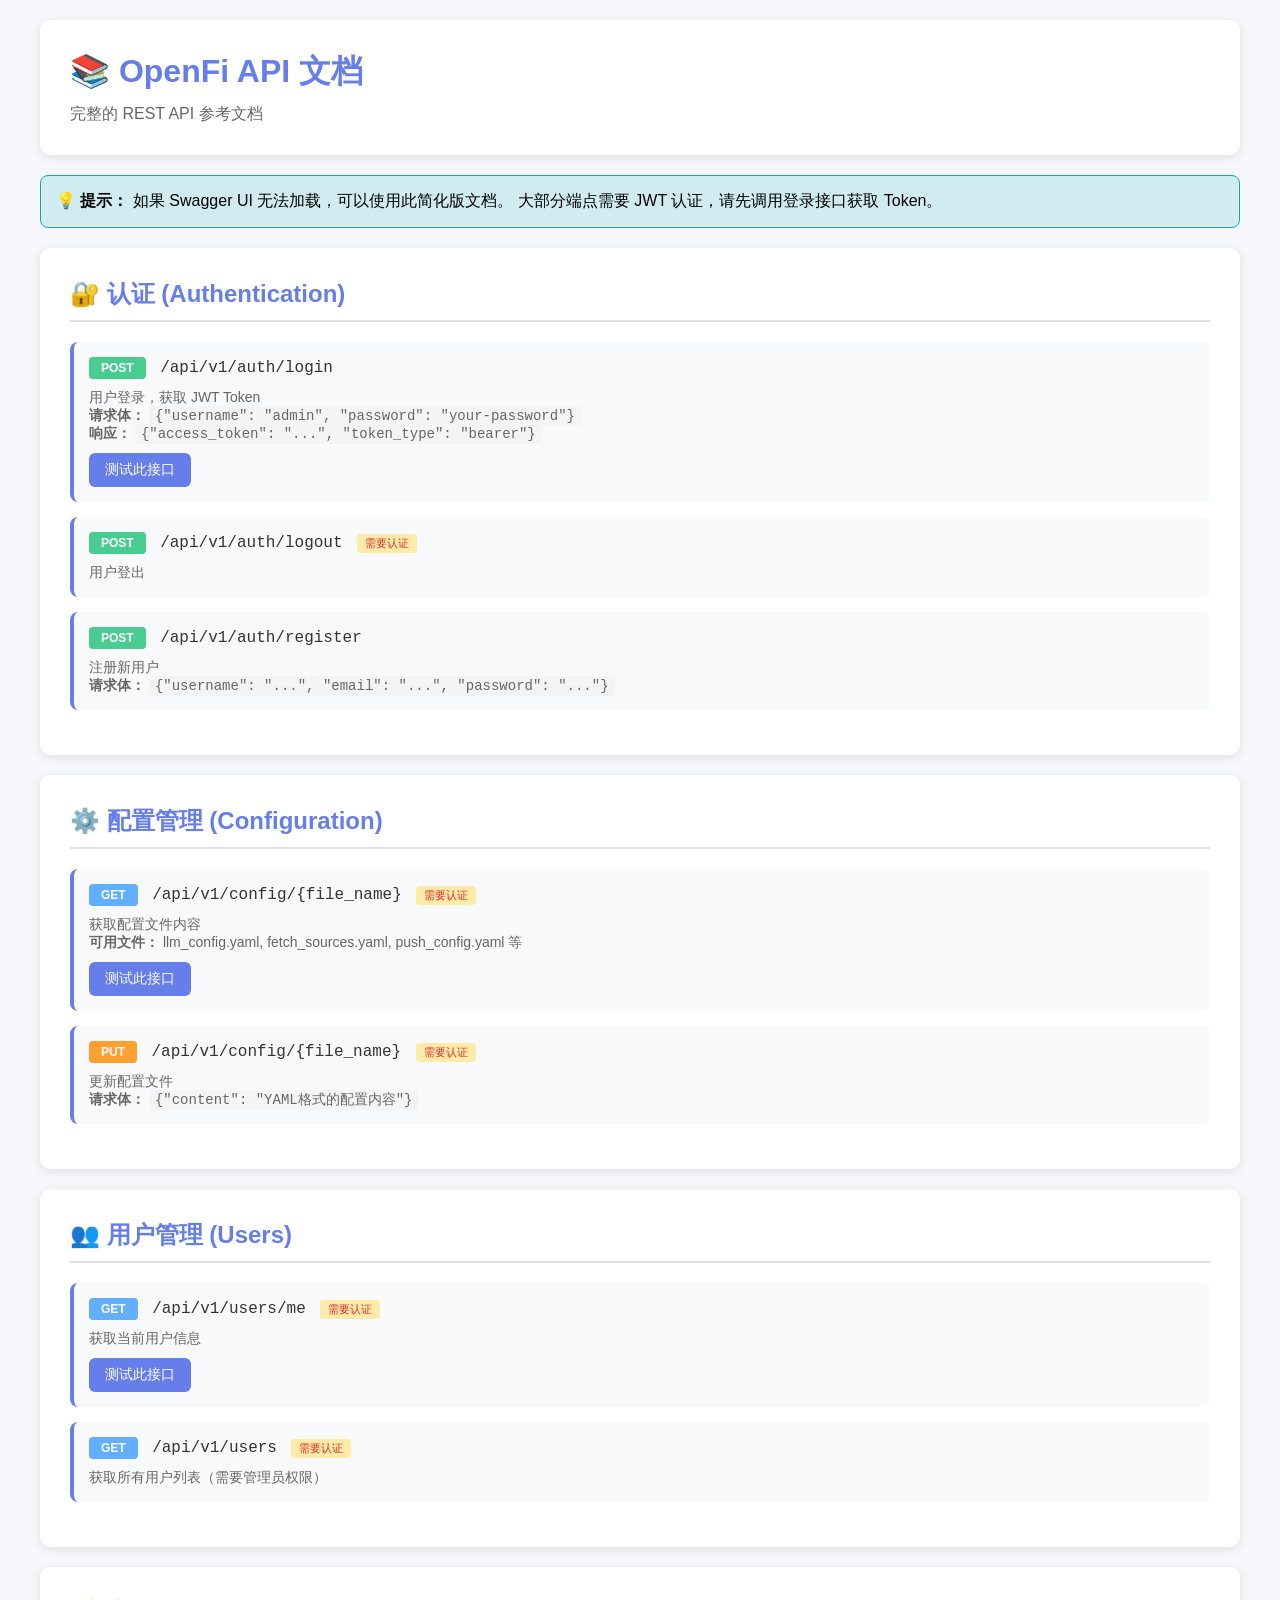
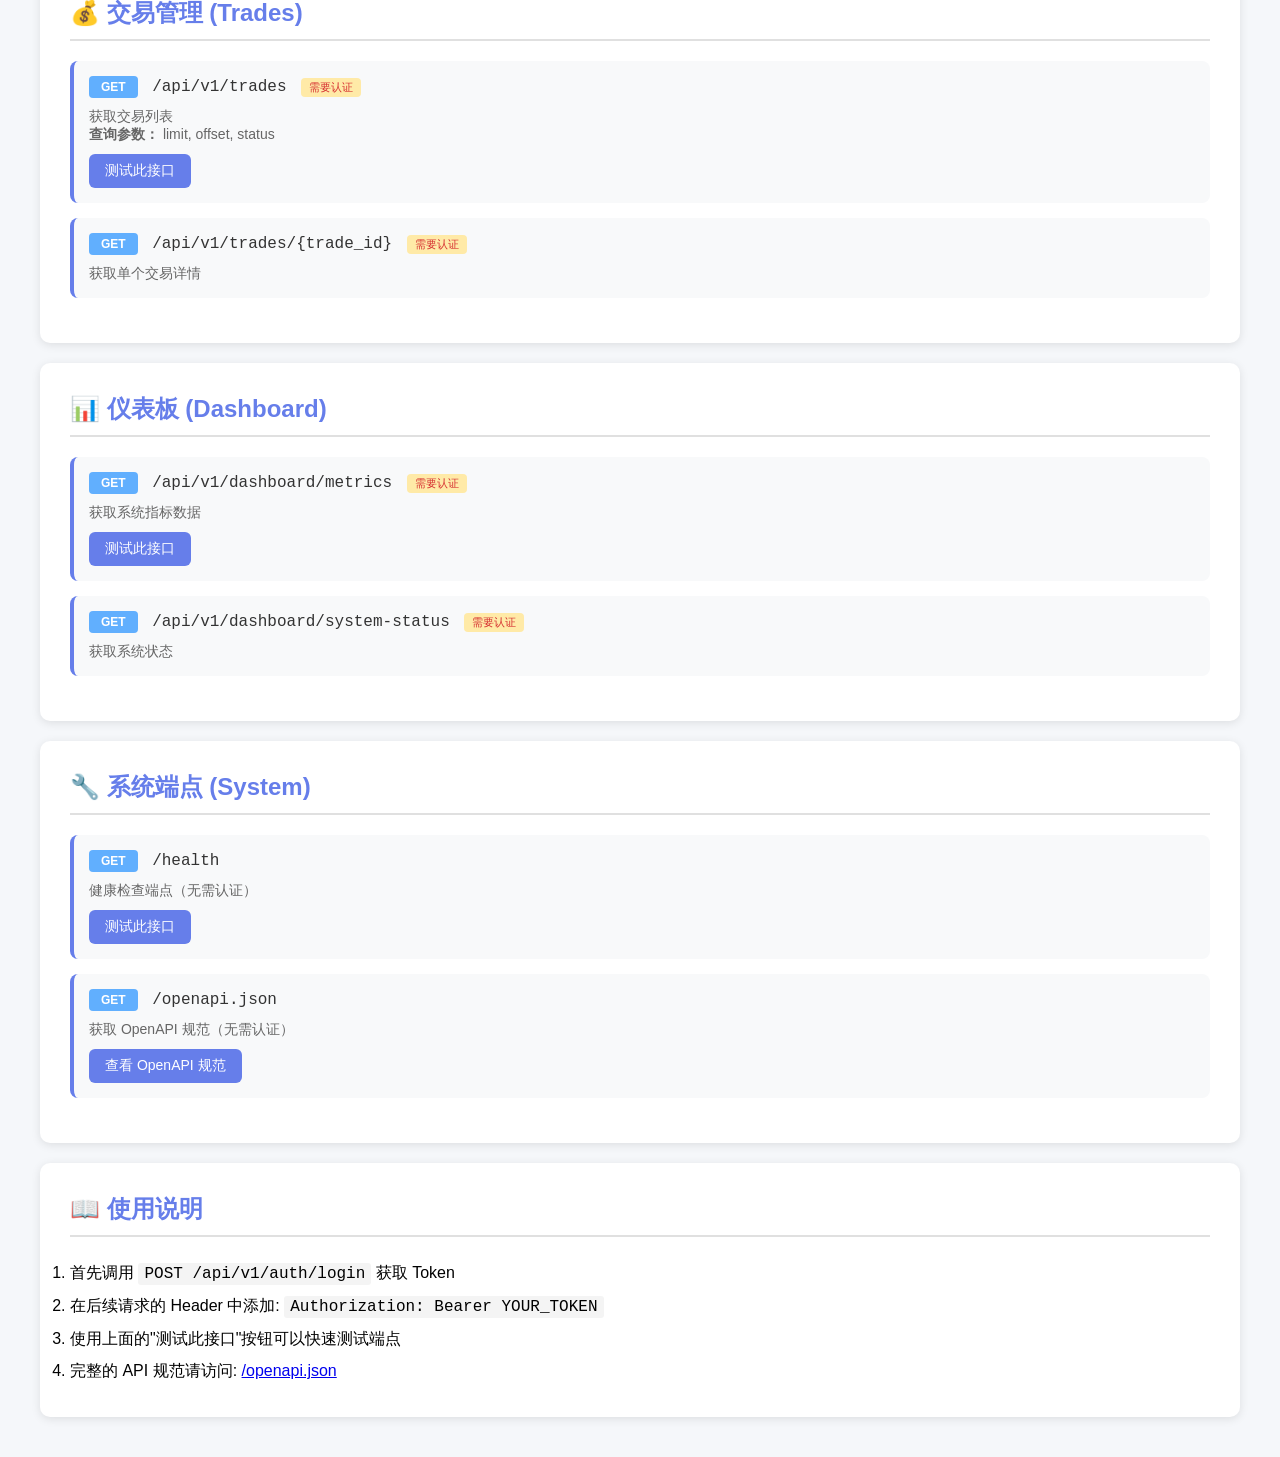
<file: system_core/web_backend/static/api_docs.html>
<!DOCTYPE html>
<html lang="zh-CN">
<head>
    <meta charset="UTF-8">
    <meta name="viewport" content="width=device-width, initial-scale=1.0">
    <title>OpenFi API 文档</title>
    <style>
        * {
            margin: 0;
            padding: 0;
            box-sizing: border-box;
        }
        
        body {
            font-family: -apple-system, BlinkMacSystemFont, 'Segoe UI', Roboto, sans-serif;
            background: #f5f7fa;
            padding: 20px;
        }
        
        .container {
            max-width: 1200px;
            margin: 0 auto;
        }
        
        header {
            background: white;
            padding: 30px;
            border-radius: 10px;
            box-shadow: 0 2px 10px rgba(0,0,0,0.1);
            margin-bottom: 20px;
        }
        
        h1 {
            color: #667eea;
            margin-bottom: 10px;
        }
        
        .subtitle {
            color: #666;
        }
        
        .section {
            background: white;
            padding: 30px;
            border-radius: 10px;
            box-shadow: 0 2px 10px rgba(0,0,0,0.1);
            margin-bottom: 20px;
        }
        
        h2 {
            color: #667eea;
            margin-bottom: 20px;
            padding-bottom: 10px;
            border-bottom: 2px solid #e0e0e0;
        }
        
        .endpoint {
            background: #f8f9fa;
            padding: 15px;
            border-radius: 8px;
            margin-bottom: 15px;
            border-left: 4px solid #667eea;
        }
        
        .method {
            display: inline-block;
            padding: 4px 12px;
            border-radius: 4px;
            font-weight: bold;
            font-size: 12px;
            margin-right: 10px;
        }
        
        .get { background: #61affe; color: white; }
        .post { background: #49cc90; color: white; }
        .put { background: #fca130; color: white; }
        .delete { background: #f93e3e; color: white; }
        
        .path {
            font-family: 'Courier New', monospace;
            color: #333;
            font-size: 16px;
        }
        
        .description {
            color: #666;
            margin-top: 10px;
            font-size: 14px;
        }
        
        .auth-required {
            display: inline-block;
            background: #ffeaa7;
            color: #d63031;
            padding: 2px 8px;
            border-radius: 4px;
            font-size: 11px;
            margin-left: 10px;
        }
        
        .try-button {
            background: #667eea;
            color: white;
            border: none;
            padding: 8px 16px;
            border-radius: 6px;
            cursor: pointer;
            margin-top: 10px;
            font-size: 14px;
        }
        
        .try-button:hover {
            background: #5568d3;
        }
        
        .alert {
            background: #fff3cd;
            border: 1px solid #ffc107;
            padding: 15px;
            border-radius: 8px;
            margin-bottom: 20px;
        }
        
        .alert-info {
            background: #d1ecf1;
            border-color: #17a2b8;
        }
        
        code {
            background: #f4f4f4;
            padding: 2px 6px;
            border-radius: 3px;
            font-family: 'Courier New', monospace;
        }
    </style>
</head>
<body>
    <div class="container">
        <header>
            <h1>📚 OpenFi API 文档</h1>
            <p class="subtitle">完整的 REST API 参考文档</p>
        </header>
        
        <div class="alert alert-info">
            <strong>💡 提示：</strong> 如果 Swagger UI 无法加载，可以使用此简化版文档。
            大部分端点需要 JWT 认证，请先调用登录接口获取 Token。
        </div>
        
        <!-- 认证相关 -->
        <div class="section">
            <h2>🔐 认证 (Authentication)</h2>
            
            <div class="endpoint">
                <span class="method post">POST</span>
                <span class="path">/api/v1/auth/login</span>
                <p class="description">
                    用户登录，获取 JWT Token<br>
                    <strong>请求体：</strong> <code>{"username": "admin", "password": "your-password"}</code><br>
                    <strong>响应：</strong> <code>{"access_token": "...", "token_type": "bearer"}</code>
                </p>
                <button class="try-button" onclick="testEndpoint('POST', '/api/v1/auth/login', {username: 'admin', password: 'password'})">测试此接口</button>
            </div>
            
            <div class="endpoint">
                <span class="method post">POST</span>
                <span class="path">/api/v1/auth/logout</span>
                <span class="auth-required">需要认证</span>
                <p class="description">用户登出</p>
            </div>
            
            <div class="endpoint">
                <span class="method post">POST</span>
                <span class="path">/api/v1/auth/register</span>
                <p class="description">
                    注册新用户<br>
                    <strong>请求体：</strong> <code>{"username": "...", "email": "...", "password": "..."}</code>
                </p>
            </div>
        </div>
        
        <!-- 配置管理 -->
        <div class="section">
            <h2>⚙️ 配置管理 (Configuration)</h2>
            
            <div class="endpoint">
                <span class="method get">GET</span>
                <span class="path">/api/v1/config/{file_name}</span>
                <span class="auth-required">需要认证</span>
                <p class="description">
                    获取配置文件内容<br>
                    <strong>可用文件：</strong> llm_config.yaml, fetch_sources.yaml, push_config.yaml 等
                </p>
                <button class="try-button" onclick="testEndpoint('GET', '/api/v1/config/llm_config.yaml')">测试此接口</button>
            </div>
            
            <div class="endpoint">
                <span class="method put">PUT</span>
                <span class="path">/api/v1/config/{file_name}</span>
                <span class="auth-required">需要认证</span>
                <p class="description">
                    更新配置文件<br>
                    <strong>请求体：</strong> <code>{"content": "YAML格式的配置内容"}</code>
                </p>
            </div>
        </div>
        
        <!-- 用户管理 -->
        <div class="section">
            <h2>👥 用户管理 (Users)</h2>
            
            <div class="endpoint">
                <span class="method get">GET</span>
                <span class="path">/api/v1/users/me</span>
                <span class="auth-required">需要认证</span>
                <p class="description">获取当前用户信息</p>
                <button class="try-button" onclick="testEndpoint('GET', '/api/v1/users/me')">测试此接口</button>
            </div>
            
            <div class="endpoint">
                <span class="method get">GET</span>
                <span class="path">/api/v1/users</span>
                <span class="auth-required">需要认证</span>
                <p class="description">获取所有用户列表（需要管理员权限）</p>
            </div>
        </div>
        
        <!-- 交易管理 -->
        <div class="section">
            <h2>💰 交易管理 (Trades)</h2>
            
            <div class="endpoint">
                <span class="method get">GET</span>
                <span class="path">/api/v1/trades</span>
                <span class="auth-required">需要认证</span>
                <p class="description">
                    获取交易列表<br>
                    <strong>查询参数：</strong> limit, offset, status
                </p>
                <button class="try-button" onclick="testEndpoint('GET', '/api/v1/trades?limit=10')">测试此接口</button>
            </div>
            
            <div class="endpoint">
                <span class="method get">GET</span>
                <span class="path">/api/v1/trades/{trade_id}</span>
                <span class="auth-required">需要认证</span>
                <p class="description">获取单个交易详情</p>
            </div>
        </div>
        
        <!-- 仪表板 -->
        <div class="section">
            <h2>📊 仪表板 (Dashboard)</h2>
            
            <div class="endpoint">
                <span class="method get">GET</span>
                <span class="path">/api/v1/dashboard/metrics</span>
                <span class="auth-required">需要认证</span>
                <p class="description">获取系统指标数据</p>
                <button class="try-button" onclick="testEndpoint('GET', '/api/v1/dashboard/metrics')">测试此接口</button>
            </div>
            
            <div class="endpoint">
                <span class="method get">GET</span>
                <span class="path">/api/v1/dashboard/system-status</span>
                <span class="auth-required">需要认证</span>
                <p class="description">获取系统状态</p>
            </div>
        </div>
        
        <!-- 系统端点 -->
        <div class="section">
            <h2>🔧 系统端点 (System)</h2>
            
            <div class="endpoint">
                <span class="method get">GET</span>
                <span class="path">/health</span>
                <p class="description">健康检查端点（无需认证）</p>
                <button class="try-button" onclick="testEndpoint('GET', '/health')">测试此接口</button>
            </div>
            
            <div class="endpoint">
                <span class="method get">GET</span>
                <span class="path">/openapi.json</span>
                <p class="description">获取 OpenAPI 规范（无需认证）</p>
                <button class="try-button" onclick="window.open('/openapi.json', '_blank')">查看 OpenAPI 规范</button>
            </div>
        </div>
        
        <div class="section">
            <h2>📖 使用说明</h2>
            <ol style="line-height: 2;">
                <li>首先调用 <code>POST /api/v1/auth/login</code> 获取 Token</li>
                <li>在后续请求的 Header 中添加: <code>Authorization: Bearer YOUR_TOKEN</code></li>
                <li>使用上面的"测试此接口"按钮可以快速测试端点</li>
                <li>完整的 API 规范请访问: <a href="/openapi.json" target="_blank">/openapi.json</a></li>
            </ol>
        </div>
    </div>
    
    <div id="result" style="position: fixed; bottom: 20px; right: 20px; max-width: 400px; background: white; padding: 20px; border-radius: 10px; box-shadow: 0 4px 20px rgba(0,0,0,0.2); display: none;">
        <h3 style="margin-bottom: 10px;">测试结果</h3>
        <pre id="resultContent" style="background: #f4f4f4; padding: 10px; border-radius: 5px; overflow: auto; max-height: 300px; font-size: 12px;"></pre>
        <button onclick="document.getElementById('result').style.display='none'" style="margin-top: 10px; padding: 8px 16px; background: #667eea; color: white; border: none; border-radius: 5px; cursor: pointer;">关闭</button>
    </div>
    
    <script>
        async function testEndpoint(method, path, body = null) {
            const resultDiv = document.getElementById('result');
            const resultContent = document.getElementById('resultContent');
            
            try {
                const options = {
                    method: method,
                    headers: {
                        'Content-Type': 'application/json'
                    }
                };
                
                if (body) {
                    options.body = JSON.stringify(body);
                }
                
                const response = await fetch(path, options);
                const data = await response.json();
                
                resultContent.textContent = JSON.stringify(data, null, 2);
                resultDiv.style.display = 'block';
            } catch (error) {
                resultContent.textContent = `错误: ${error.message}`;
                resultDiv.style.display = 'block';
            }
        }
    </script>
</body>
</html>
</file>
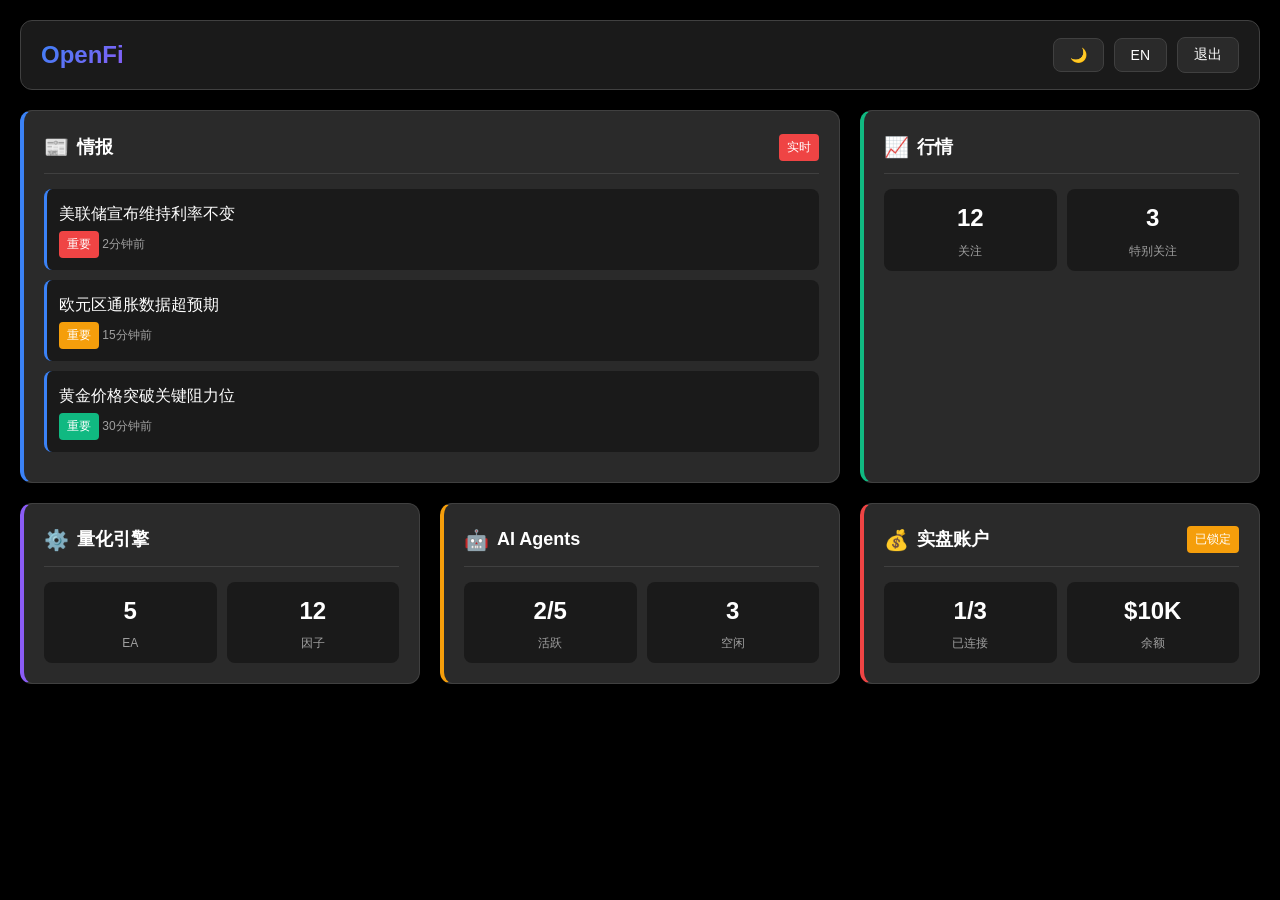
<file: system_core/web_backend/static/dashboard.html>
<!DOCTYPE html>
<html lang="zh-CN">
<head>
    <meta charset="UTF-8">
    <meta name="viewport" content="width=device-width, initial-scale=1.0">
    <title>OpenFi 仪表板</title>
    <style>
        :root {
            --bg-primary: #000000;
            --bg-secondary: #1a1a1a;
            --bg-card: #2a2a2a;
            --text-primary: #ffffff;
            --text-secondary: #a0a0a0;
            --border-color: #404040;
            --accent-blue: #3b82f6;
            --accent-green: #10b981;
            --accent-purple: #8b5cf6;
            --accent-orange: #f59e0b;
            --accent-red: #ef4444;
            --accent-cyan: #06b6d4;
            --accent-pink: #ec4899;
            --accent-yellow: #eab308;
        }
        
        [data-theme="light"] {
            --bg-primary: #ffffff;
            --bg-secondary: #f8f9fa;
            --bg-card: #ffffff;
            --text-primary: #1a1a1a;
            --text-secondary: #6b7280;
            --border-color: #e5e7eb;
        }
        
        * {
            margin: 0;
            padding: 0;
            box-sizing: border-box;
        }
        
        body {
            font-family: -apple-system, BlinkMacSystemFont, 'Segoe UI', Roboto, 'Microsoft YaHei', sans-serif;
            background: var(--bg-primary);
            color: var(--text-primary);
            line-height: 1.6;
            transition: background 0.3s, color 0.3s;
        }
        
        .container {
            max-width: 1600px;
            margin: 0 auto;
            padding: 20px;
        }
        
        header {
            background: var(--bg-secondary);
            padding: 15px 20px;
            border-radius: 12px;
            margin-bottom: 20px;
            display: flex;
            justify-content: space-between;
            align-items: center;
            border: 1px solid var(--border-color);
        }
        
        .header-left h1 {
            font-size: 24px;
            font-weight: 600;
            background: linear-gradient(135deg, var(--accent-blue), var(--accent-purple));
            -webkit-background-clip: text;
            -webkit-text-fill-color: transparent;
            background-clip: text;
        }
        
        .header-right {
            display: flex;
            gap: 10px;
            align-items: center;
        }
        
        .btn {
            padding: 8px 16px;
            border: none;
            border-radius: 8px;
            cursor: pointer;
            font-size: 14px;
            transition: all 0.3s;
            background: var(--bg-card);
            color: var(--text-primary);
            border: 1px solid var(--border-color);
        }
        
        .btn:hover {
            transform: translateY(-2px);
            box-shadow: 0 4px 12px rgba(0, 0, 0, 0.15);
        }
        
        .grid {
            display: grid;
            grid-template-columns: repeat(12, 1fr);
            gap: 20px;
            margin-bottom: 20px;
        }
        
        .card {
            background: var(--bg-card);
            padding: 20px;
            border-radius: 12px;
            border: 1px solid var(--border-color);
            transition: all 0.3s;
            cursor: pointer;
        }
        
        .card:hover {
            transform: translateY(-4px);
            box-shadow: 0 8px 24px rgba(0, 0, 0, 0.2);
        }
        
        .card-intelligence {
            grid-column: span 8;
            border-left: 4px solid var(--accent-blue);
        }
        
        .card-market {
            grid-column: span 4;
            border-left: 4px solid var(--accent-green);
        }
        
        .card-quant {
            grid-column: span 4;
            border-left: 4px solid var(--accent-purple);
        }
        
        .card-agents {
            grid-column: span 4;
            border-left: 4px solid var(--accent-orange);
        }
        
        .card-accounts {
            grid-column: span 4;
            border-left: 4px solid var(--accent-red);
        }
        
        .card-settings {
            grid-column: span 12;
            border-left: 4px solid var(--accent-cyan);
        }
        
        .card-header {
            display: flex;
            justify-content: space-between;
            align-items: center;
            margin-bottom: 15px;
            padding-bottom: 10px;
            border-bottom: 1px solid var(--border-color);
        }
        
        .card-title {
            font-size: 18px;
            font-weight: 600;
            display: flex;
            align-items: center;
            gap: 8px;
        }
        
        .card-icon {
            font-size: 20px;
        }
        
        .card-content {
            color: var(--text-secondary);
        }
        
        .news-item {
            padding: 12px;
            margin-bottom: 10px;
            background: var(--bg-secondary);
            border-radius: 8px;
            border-left: 3px solid var(--accent-blue);
            transition: all 0.2s;
        }
        
        .news-item:hover {
            background: var(--bg-primary);
            transform: translateX(4px);
        }
        
        .news-title {
            font-weight: 500;
            margin-bottom: 4px;
            color: var(--text-primary);
        }
        
        .news-meta {
            font-size: 12px;
            color: var(--text-secondary);
        }
        
        .badge {
            display: inline-block;
            padding: 4px 8px;
            border-radius: 4px;
            font-size: 12px;
            font-weight: 500;
        }
        
        .badge-high {
            background: var(--accent-red);
            color: white;
        }
        
        .badge-medium {
            background: var(--accent-orange);
            color: white;
        }
        
        .badge-low {
            background: var(--accent-green);
            color: white;
        }
        
        .stat-grid {
            display: grid;
            grid-template-columns: repeat(2, 1fr);
            gap: 10px;
        }
        
        .stat-item {
            padding: 10px;
            background: var(--bg-secondary);
            border-radius: 8px;
            text-align: center;
        }
        
        .stat-value {
            font-size: 24px;
            font-weight: 600;
            color: var(--text-primary);
        }
        
        .stat-label {
            font-size: 12px;
            color: var(--text-secondary);
            margin-top: 4px;
        }
        
        .modal {
            display: none;
            position: fixed;
            top: 0;
            left: 0;
            right: 0;
            bottom: 0;
            background: rgba(0, 0, 0, 0.7);
            z-index: 1000;
            align-items: center;
            justify-content: center;
        }
        
        .modal.active {
            display: flex;
        }
        
        .modal-content {
            background: var(--bg-card);
            padding: 30px;
            border-radius: 12px;
            max-width: 800px;
            width: 90%;
            max-height: 80vh;
            overflow-y: auto;
            border: 1px solid var(--border-color);
        }
        
        .modal-header {
            display: flex;
            justify-content: space-between;
            align-items: center;
            margin-bottom: 20px;
            padding-bottom: 15px;
            border-bottom: 1px solid var(--border-color);
        }
        
        .modal-title {
            font-size: 20px;
            font-weight: 600;
        }
        
        .close-btn {
            background: none;
            border: none;
            font-size: 24px;
            cursor: pointer;
            color: var(--text-secondary);
            padding: 0;
            width: 30px;
            height: 30px;
            display: flex;
            align-items: center;
            justify-content: center;
            border-radius: 4px;
        }
        
        .close-btn:hover {
            background: var(--bg-secondary);
            color: var(--text-primary);
        }
        
        @media (max-width: 1024px) {
            .card-intelligence,
            .card-market,
            .card-quant,
            .card-agents,
            .card-accounts {
                grid-column: span 12;
            }
        }
    </style>
</head>
<body>
    <div class="container">
        <header>
            <div class="header-left">
                <h1>OpenFi</h1>
            </div>
            <div class="header-right">
                <button class="btn" onclick="toggleTheme()" id="themeBtn">
                    <span id="themeIcon">🌙</span>
                </button>
                <button class="btn" onclick="toggleLanguage()" id="langBtn">
                    <span id="langText">EN</span>
                </button>
                <button class="btn" onclick="logout()">
                    <span data-i18n="logout">退出</span>
                </button>
            </div>
        </header>
        
        <div class="grid">
            <!-- 情报模块 -->
            <div class="card card-intelligence" onclick="openIntelligence()">
                <div class="card-header">
                    <div class="card-title">
                        <span class="card-icon">📰</span>
                        <span data-i18n="intelligence">情报</span>
                    </div>
                    <span class="badge badge-high" data-i18n="live">实时</span>
                </div>
                <div class="card-content" id="intelligenceContent">
                    <div class="news-item">
                        <div class="news-title">加载中...</div>
                        <div class="news-meta">正在获取最新情报</div>
                    </div>
                </div>
            </div>
            
            <!-- 行情模块 -->
            <div class="card card-market" onclick="openMarket()">
                <div class="card-header">
                    <div class="card-title">
                        <span class="card-icon">📈</span>
                        <span data-i18n="market">行情</span>
                    </div>
                </div>
                <div class="card-content">
                    <div class="stat-grid">
                        <div class="stat-item">
                            <div class="stat-value">12</div>
                            <div class="stat-label" data-i18n="watchlist">关注</div>
                        </div>
                        <div class="stat-item">
                            <div class="stat-value">3</div>
                            <div class="stat-label" data-i18n="special">特别关注</div>
                        </div>
                    </div>
                </div>
            </div>
            
            <!-- 量化引擎模块 -->
            <div class="card card-quant" onclick="openQuant()">
                <div class="card-header">
                    <div class="card-title">
                        <span class="card-icon">⚙️</span>
                        <span data-i18n="quant">量化引擎</span>
                    </div>
                </div>
                <div class="card-content">
                    <div class="stat-grid">
                        <div class="stat-item">
                            <div class="stat-value">5</div>
                            <div class="stat-label">EA</div>
                        </div>
                        <div class="stat-item">
                            <div class="stat-value">12</div>
                            <div class="stat-label" data-i18n="factors">因子</div>
                        </div>
                    </div>
                </div>
            </div>
            
            <!-- AI Agents 模块 -->
            <div class="card card-agents" onclick="openAgents()">
                <div class="card-header">
                    <div class="card-title">
                        <span class="card-icon">🤖</span>
                        <span>AI Agents</span>
                    </div>
                </div>
                <div class="card-content">
                    <div class="stat-grid">
                        <div class="stat-item">
                            <div class="stat-value">2/5</div>
                            <div class="stat-label" data-i18n="active">活跃</div>
                        </div>
                        <div class="stat-item">
                            <div class="stat-value">3</div>
                            <div class="stat-label" data-i18n="idle">空闲</div>
                        </div>
                    </div>
                </div>
            </div>
            
            <!-- 实盘账户模块 -->
            <div class="card card-accounts" onclick="openAccounts()">
                <div class="card-header">
                    <div class="card-title">
                        <span class="card-icon">💰</span>
                        <span data-i18n="accounts">实盘账户</span>
                    </div>
                    <span class="badge badge-medium" data-i18n="locked">已锁定</span>
                </div>
                <div class="card-content">
                    <div class="stat-grid">
                        <div class="stat-item">
                            <div class="stat-value">1/3</div>
                            <div class="stat-label" data-i18n="connected">已连接</div>
                        </div>
                        <div class="stat-item">
                            <div class="stat-value">$10K</div>
                            <div class="stat-label" data-i18n="balance">余额</div>
                        </div>
                    </div>
                </div>
            </div>
        </div>
    </div>
    
    <!-- 情报详情模态框 -->
    <div class="modal" id="intelligenceModal">
        <div class="modal-content">
            <div class="modal-header">
                <h2 class="modal-title" data-i18n="intelligence">情报</h2>
                <button class="close-btn" onclick="closeModal('intelligenceModal')">×</button>
            </div>
            <div id="intelligenceDetail">
                <p data-i18n="loadingIntelligence">加载情报中...</p>
            </div>
        </div>
    </div>
    
    <!-- 行情详情模态框 -->
    <div class="modal" id="marketModal">
        <div class="modal-content">
            <div class="modal-header">
                <h2 class="modal-title" data-i18n="market">行情</h2>
                <button class="close-btn" onclick="closeModal('marketModal')">×</button>
            </div>
            <div id="marketDetail">
                <p data-i18n="loadingMarket">加载行情中...</p>
            </div>
        </div>
    </div>
    
    <!-- 量化引擎详情模态框 -->
    <div class="modal" id="quantModal">
        <div class="modal-content">
            <div class="modal-header">
                <h2 class="modal-title" data-i18n="quant">量化引擎</h2>
                <button class="close-btn" onclick="closeModal('quantModal')">×</button>
            </div>
            <div id="quantDetail">
                <p data-i18n="loadingQuant">加载量化引擎中...</p>
            </div>
        </div>
    </div>
    
    <!-- AI Agents 详情模态框 -->
    <div class="modal" id="agentsModal">
        <div class="modal-content">
            <div class="modal-header">
                <h2 class="modal-title">AI Agents</h2>
                <button class="close-btn" onclick="closeModal('agentsModal')">×</button>
            </div>
            <div id="agentsDetail">
                <p data-i18n="loadingAgents">加载 AI Agents 中...</p>
            </div>
        </div>
    </div>
    
    <!-- 实盘账户详情模态框 -->
    <div class="modal" id="accountsModal">
        <div class="modal-content">
            <div class="modal-header">
                <h2 class="modal-title" data-i18n="accounts">实盘账户</h2>
                <button class="close-btn" onclick="closeModal('accountsModal')">×</button>
            </div>
            <div id="accountsDetail">
                <p data-i18n="enterPassword">请输入密码以查看账户详情</p>
            </div>
        </div>
    </div>
    
    <script>
        // 国际化
        const i18n = {
            zh: {
                logout: '退出',
                intelligence: '情报',
                market: '行情',
                quant: '量化引擎',
                accounts: '实盘账户',
                live: '实时',
                watchlist: '关注',
                special: '特别关注',
                factors: '因子',
                active: '活跃',
                idle: '空闲',
                locked: '已锁定',
                connected: '已连接',
                balance: '余额',
                loadingIntelligence: '加载情报中...',
                loadingMarket: '加载行情中...',
                loadingQuant: '加载量化引擎中...',
                loadingAgents: '加载 AI Agents 中...',
                enterPassword: '请输入密码以查看账户详情'
            },
            en: {
                logout: 'Logout',
                intelligence: 'Intelligence',
                market: 'Market',
                quant: 'Quant Engine',
                accounts: 'Live Accounts',
                live: 'Live',
                watchlist: 'Watchlist',
                special: 'Special',
                factors: 'Factors',
                active: 'Active',
                idle: 'Idle',
                locked: 'Locked',
                connected: 'Connected',
                balance: 'Balance',
                loadingIntelligence: 'Loading intelligence...',
                loadingMarket: 'Loading market...',
                loadingQuant: 'Loading quant engine...',
                loadingAgents: 'Loading AI Agents...',
                enterPassword: 'Enter password to view account details'
            }
        };
        
        let currentLang = localStorage.getItem('language') || 'zh';
        let currentTheme = localStorage.getItem('theme') || 'dark';
        
        // 初始化
        document.addEventListener('DOMContentLoaded', () => {
            applyTheme(currentTheme);
            applyLanguage(currentLang);
            loadIntelligence();
        });
        
        function toggleTheme() {
            currentTheme = currentTheme === 'dark' ? 'light' : 'dark';
            localStorage.setItem('theme', currentTheme);
            applyTheme(currentTheme);
        }
        
        function applyTheme(theme) {
            if (theme === 'light') {
                document.documentElement.setAttribute('data-theme', 'light');
                document.getElementById('themeIcon').textContent = '☀️';
            } else {
                document.documentElement.removeAttribute('data-theme');
                document.getElementById('themeIcon').textContent = '🌙';
            }
        }
        
        function toggleLanguage() {
            currentLang = currentLang === 'zh' ? 'en' : 'zh';
            localStorage.setItem('language', currentLang);
            applyLanguage(currentLang);
        }
        
        function applyLanguage(lang) {
            document.getElementById('langText').textContent = lang === 'zh' ? 'EN' : '中文';
            document.querySelectorAll('[data-i18n]').forEach(el => {
                const key = el.getAttribute('data-i18n');
                if (i18n[lang][key]) {
                    el.textContent = i18n[lang][key];
                }
            });
        }
        
        function t(key) {
            return i18n[currentLang][key] || key;
        }
        
        function logout() {
            localStorage.removeItem('token');
            window.location.href = '/';
        }
        
        // 加载情报
        async function loadIntelligence() {
            try {
                // 模拟数据，实际应该从 API 获取
                const news = [
                    { title: '美联储宣布维持利率不变', time: '2分钟前', priority: 'high' },
                    { title: '欧元区通胀数据超预期', time: '15分钟前', priority: 'medium' },
                    { title: '黄金价格突破关键阻力位', time: '30分钟前', priority: 'low' }
                ];
                
                let html = '';
                news.forEach(item => {
                    html += `
                        <div class="news-item">
                            <div class="news-title">${item.title}</div>
                            <div class="news-meta">
                                <span class="badge badge-${item.priority}">重要</span>
                                ${item.time}
                            </div>
                        </div>
                    `;
                });
                
                document.getElementById('intelligenceContent').innerHTML = html;
            } catch (error) {
                console.error('Failed to load intelligence:', error);
            }
        }
        
        function openIntelligence() {
            document.getElementById('intelligenceModal').classList.add('active');
        }
        
        function openMarket() {
            document.getElementById('marketModal').classList.add('active');
        }
        
        function openQuant() {
            document.getElementById('quantModal').classList.add('active');
        }
        
        function openAgents() {
            document.getElementById('agentsModal').classList.add('active');
        }
        
        function openAccounts() {
            document.getElementById('accountsModal').classList.add('active');
        }
        
        function closeModal(modalId) {
            document.getElementById(modalId).classList.remove('active');
        }
        
        // 点击模态框外部关闭
        document.querySelectorAll('.modal').forEach(modal => {
            modal.addEventListener('click', (e) => {
                if (e.target === modal) {
                    modal.classList.remove('active');
                }
            });
        });
    </script>
</body>
</html>
</file>
